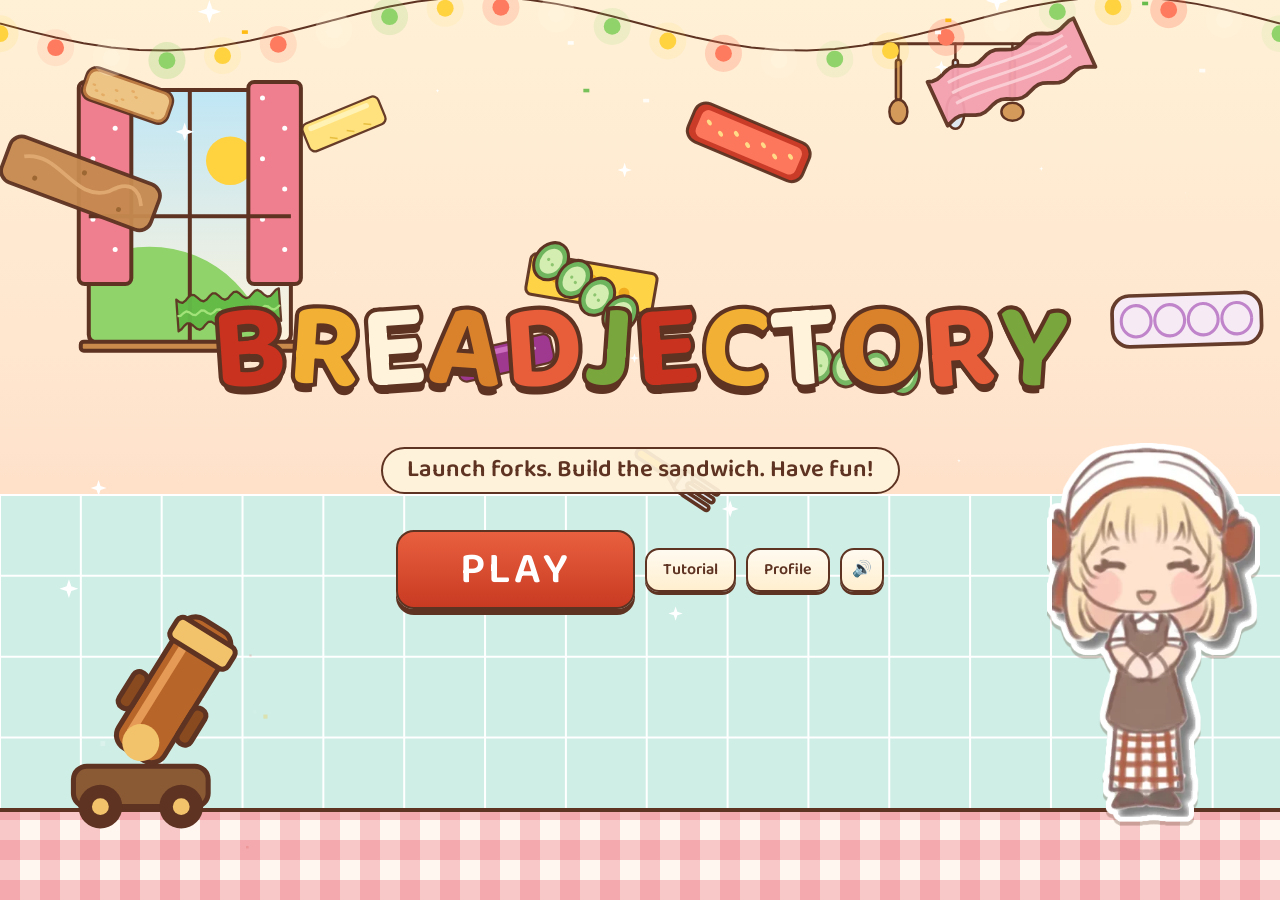
<file: index.html>
<!doctype html>
<html lang="en"><head><meta charset="utf-8">
<meta name="viewport" content="width=device-width,initial-scale=1,viewport-fit=cover">
<title>BREADJECTORY</title>
<link rel="preconnect" href="https://fonts.googleapis.com">
<link rel="stylesheet" href="https://fonts.googleapis.com/css2?family=DM+Mono:wght@400;500&family=Baloo+2:wght@500;600;700;800&family=Nunito:wght@600;700;800&display=swap">
<link rel="stylesheet" href="style.css">
</head>
<body>
<canvas id="wave" aria-hidden="true"></canvas><div id="fade" aria-hidden="true"></div>
<!-- 1. TITLE SCREEN -->
<div class="screen" id="titleScreen">
  <canvas id="intro" aria-hidden="true"></canvas>
  <div class="titlebox">
    <h1 class="brand" id="brand" aria-label="BREADJECTORY"></h1>
    <p class="tagline">Launch forks. Build the sandwich. Have fun!</p>
    <div class="actions" style="justify-content:center;align-items:center"><button class="btn btn-launch big" id="playBtn" type="button" style="flex:none">PLAY</button><button class="btn" id="tutBtn" type="button">Tutorial</button><button class="btn" id="profileBtn" type="button">Profile</button><button class="btn sfxBtn" type="button" aria-pressed="true">🔊</button></div>
  </div>
  <button class="sandy-hit" id="sandyHit" type="button" tabindex="-1" aria-label="Tap Sandy for a tip"></button>
</div>

<!-- 2. SETUP SCREEN -->
<div class="screen" id="setupScreen" hidden>
  <div class="sheet">
    <div class="hrow"><canvas class="mychar" id="setupChar" width="90" height="110" aria-hidden="true"></canvas><h2>Welcome! Ready to cook?</h2></div>
    <p class="hint" style="margin:0">After each round Sandy quizzes you. Right answers earn quiz points that unlock fancier sandwiches, from PB&amp;J up to the best one.</p>
    <div class="setgrid">
      <div class="field">
        <label class="label" for="nameInput">Your name (required)</label>
        <input id="nameInput" type="text" maxlength="14" autocomplete="nickname" placeholder="Up to 14 letters" required>
        <span class="errmsg" id="nameErr" hidden>Please type your name to start.</span>
      </div>
      <div class="modes" role="radiogroup" aria-label="Difficulty">
        <button class="mode" type="button" role="radio" aria-checked="false" data-mode="easy"><span class="m-name">Easy</span><span class="m-meta">3:00 · no decoys</span><span class="m-blurb">Friendly and slow.</span></button>
        <button class="mode" type="button" role="radio" aria-checked="true" data-mode="medium"><span class="m-name">Medium</span><span class="m-meta">2:00 · some decoys</span><span class="m-blurb">Extra ingredients to dodge.</span></button>
        <button class="mode" type="button" role="radio" aria-checked="false" data-mode="hard"><span class="m-name">Hard</span><span class="m-meta">1:00 · decoys + rotten</span><span class="m-blurb warn">⚠ Hit a rotten layer and you lose ALL lives!</span></button>
      </div>
      <label class="toggle"><input type="checkbox" id="hideArrow"><span>Hide the arrow<small>No yellow marker. Find the ingredient yourself.</small></span></label>
      <div class="actions">
        <button class="btn" id="howBtn" type="button">How to play</button>
        <button class="btn" id="lbBtn" type="button">Leaderboard</button>
        <button class="btn" id="profileBtn2" type="button">Profile</button>
        <button class="btn" id="setupBack" type="button">← Title</button>
        <button class="btn btn-primary" id="startBtn" type="button" style="margin-left:auto">PICK A SANDWICH</button>
      </div>
    </div>
  </div>
</div>

<!-- 2b. THE KITCHEN -->
<div class="screen" id="kitchenScreen" hidden>
  <canvas id="kitchenBg" aria-hidden="true"></canvas>
  <div class="kboard">
    <h2>Today's menu</h2>
    <p class="ksub">Pick a sandwich to cook! One of each ingredient builds it. Answer quiz questions after each round to unlock fancier sandwiches.</p>
    <div class="kprog" id="kProg"></div><p class="kstatus" id="kStatus" role="status"></p>
    <div class="cards" id="cards"></div>
    <div class="actions" style="justify-content:space-between">
      <button class="btn" id="kitchenBack" type="button">← Setup</button>
      <button class="btn btn-launch" id="cookBtn" type="button" style="flex:none;min-width:200px">COOK IT!</button>
    </div>
  </div>
</div>

<!-- 3. THE GAME -->
<div class="shell side" id="gameScreen" hidden>
  <main class="boardwrap">
    <div class="board" id="board">
      <canvas id="game" role="img" aria-label="BREADJECTORY: cannon, sandwich tower, hit-ingredient plate and the path of the fork. Drag the cannon barrel to aim, drag the tower plate to change distance."></canvas>
      <div class="hud" aria-label="Game status">
        <div class="card timer" id="timerCard"><div class="label">Time left</div><div class="time" id="timeText">2:00</div><div class="bar"><i id="timeBar"></i></div></div>
        <div class="card stats">
          <div class="stat"><div class="label">Score</div><div class="val" id="scoreText">0</div></div>
          <div class="stat"><div class="label">Combo</div><div class="val" id="comboText">0</div><div class="sub" id="comboSub">&nbsp;</div></div>
          <div class="stat"><div class="label">Lives</div><div class="hearts" id="hearts" aria-label="Lives left"></div><div class="sub" id="wrongSub">&nbsp;</div></div>
        </div>
        <div class="card order" id="orderCard">
          <canvas id="orderIcon" width="240" height="90" aria-hidden="true"></canvas>
          <div class="otext"><div class="label">Fetch this</div><div class="name" id="orderName">Pick a mode</div><div class="pips" id="pips" aria-hidden="true"></div></div>
        </div>
      </div>
      <div class="feedback" id="feedback" role="status" aria-live="polite"></div>
      <aside class="drawer" id="labDrawer" aria-label="Physics lab" hidden>
        <div class="lab-head"><h2>Physics lab</h2><span>m = 2 kg · s = 2 m · g = 9.8 m/s²</span></div>
        <div class="lab" id="lab">
          <div class="rd"><small>Acceleration</small><b id="rdA">0</b><em id="rdAf">a = F ÷ m</em></div>
          <div class="rd"><small>Launch speed</small><b id="rdV">0</b><em id="rdVf">v = √(2·a·s)</em></div>
          <div class="rd"><small>Sideways speed</small><b id="rdVx">0</b><em id="rdVxf">vₓ = v·cos θ</em></div>
          <div class="rd"><small>Upward speed</small><b id="rdVy">0</b><em id="rdVyf">v_y = v·sin θ</em></div>
          <div class="rd"><small>Time to tower</small><b id="rdT">0</b><em id="rdTf">t = d ÷ vₓ</em></div>
          <div class="rd"><small>Last flight time</small><b id="rdLast">none yet</b><em id="rdLastf">from launch to impact</em></div>
        </div>
      </aside>

      <div class="overlay" id="pausedSheet" hidden>
        <div class="sheet">
          <h2>Paused</h2><p>The clock is stopped. Take your time.</p>
          <div class="actions"><button class="btn btn-primary" id="resumeBtn" type="button">Resume</button><button class="btn" id="pausedKitchen" type="button">Change sandwich</button><button class="btn" id="pausedSetup" type="button">Change mode</button><button class="btn" id="pausedTitle" type="button">Title screen</button></div>
        </div>
      </div>
      <div class="overlay" id="end" hidden>
        <div class="sheet">
          <div class="hrow"><canvas class="mychar" id="endChar" width="90" height="110" aria-hidden="true"></canvas><div><h2 id="endTitle">Sandwich complete!</h2><p id="endText"></p></div></div>
          <div class="endgrid" id="endGrid"></div>
          <p class="hint" id="endLb" style="margin:0"></p>
          <p class="hint" id="endQuizNote" style="margin:0"></p>
          <div class="actions">
            <button class="btn btn-primary" id="againBtn" type="button">Play again</button>
            <button class="btn" id="endKitchenBtn" type="button">Change sandwich</button>
            <button class="btn" id="changeBtn" type="button">Change mode</button>
            <button class="btn" id="endLbBtn" type="button">Leaderboard</button>
            <button class="btn" id="endTitleBtn" type="button">Title</button>
          </div>
        </div>
      </div>
    </div>
  </main>

  <section class="card panel" id="panel" aria-label="Cannon controls">
    <div class="tools">
      <button class="btn" id="pauseBtn" type="button" disabled>Pause</button>
      <button class="btn" id="menuBtn" type="button">Menu</button>
      <button class="btn" id="labBtn" type="button" aria-expanded="false">Lab</button>
      <button class="btn" id="previewBtn" type="button">Preview: Full</button>
      <button class="btn sfxBtn" type="button" aria-pressed="true">🔊</button>
    </div>
    <button class="btn tune" id="tuneBtn" type="button" aria-expanded="false">Fine tune ▾</button>
    <div class="controls" id="controls"></div>
    <button class="btn btn-launch" id="launchBtn" type="button" disabled>LAUNCH</button>
  </section>

  <div id="rotate" hidden>
    <div class="sheet">
      <svg viewBox="0 0 64 64" aria-hidden="true"><rect x="20" y="6" width="24" height="52" rx="6" fill="#fff" stroke="#5e3322" stroke-width="3"/><circle cx="32" cy="51" r="2.5" fill="#5e3322"/></svg>
      <h2>Rotate your phone</h2><p>BREADJECTORY is roomier sideways.</p>
      <button class="btn" id="rotateOk" type="button">Play anyway</button>
    </div>
  </div>
</div>

<!-- HOW TO PLAY -->
<div class="screen modal" id="howScreen" hidden>
  <div class="sheet">
    <h2>How to play</h2>
    <div class="how-body">
      <p><b>Goal:</b> pick a sandwich in the kitchen, then collect <b>one of each ingredient</b> on its recipe (the checklist at the top right). Drag the cannon barrel to aim, drag the tower's plate to change the distance (the sliders fine-tune both), then press Launch.</p>
      <ul>
        <li>Force pushes the fork along a barrel of length <code>s = 2 m</code>. Mass is <code>m = 2 kg</code>, so <code>a = F ÷ m</code> and <code>v = √(2·a·s)</code>.</li>
        <li>Sideways the fork moves at a steady speed: <code>x = v·cos θ · t</code>. Up and down gravity pulls it: <code>y = v·sin θ · t − ½·g·t²</code>, with <code>g = 9.8 m/s²</code>.</li>
        <li>Force, acceleration and velocity are linked. Change one and the other two follow.</li>
      </ul>
      <ul>
        <li>Hit a fresh layer of an ingredient you still need: +100 points and +2 seconds. It flies to your plate on the right.</li>
        <li>Hitting an ingredient you already have, or one that is not in the recipe, costs a life. So does a miss.</li>
        <li>Complete the sandwich for a finish bonus: points for every second and every life you have left.</li>
        <li>Three right layers in a row: +30 bonus on each one after that. Three wrong layers knock the tower over.</li>
        <li>The stack never ends: a new random layer drops in after every hit. Medium and Hard add decoys from other recipes.</li>
        <li>Hard mode: some layers are rotten (green spots and buzzing flies). Hit one and you lose ALL your lives at once.</li>
        <li>Quiz: after every round Sandy asks questions about your own shots. You can skip a question and look at it in the summary afterwards. Right answers earn quiz points, and more points unlock new sandwiches, from the simplest to the best.</li>
        <li>Profile: pick a hat, hair, outfit, skin tone and accessory for the character next to the cannon. The Tutorial button on the title screen teaches the basics in a safe sandbox.</li>
        <li>Hide the arrow: no marker shows where the ticket's ingredient is. Those scores get a no-hint badge.</li>
      </ul>
    </div>
    <div class="actions"><button class="btn btn-primary" data-close="howScreen" type="button">Got it</button></div>
  </div>
</div>

<!-- LEADERBOARD -->
<div class="screen modal" id="lbScreen" hidden>
  <div class="sheet" style="width:100%;max-width:620px">
    <h2>Leaderboard</h2>
    <div class="tabs" role="tablist">
      <button class="lbtab" role="tab" data-mode="easy" aria-selected="false" type="button">Easy</button>
      <button class="lbtab" role="tab" data-mode="medium" aria-selected="true" type="button">Medium</button>
      <button class="lbtab" role="tab" data-mode="hard" aria-selected="false" type="button">Hard</button>
    </div>
    <div class="chips" id="lbChips"></div>
    <div id="lbBody"></div>
    <div class="lbnote" id="lbNote"></div>
    <div class="actions"><button class="btn btn-primary" data-close="lbScreen" type="button">Close</button></div>
  </div>
</div>

<!-- QUIZ WITH SANDY -->
<div class="screen modal" id="quizScreen" role="dialog" aria-modal="true" aria-labelledby="qTitle" hidden>
  <div class="sheet qsheet">
    <div class="qhead"><h2 id="qTitle">Quiz with <span class="qname">Sandy</span></h2><span class="label" id="qProg"></span><span class="newbest" id="qStars"></span><button class="btn sfxBtn" type="button" aria-pressed="true">🔊</button></div>
    <div class="qwrap">
      <div class="qsandy"><canvas id="qSandy" width="260" height="300" aria-hidden="true"></canvas></div>
      <div class="qmain">
        <p class="qsay" id="qSay" aria-live="polite"></p>
        <div id="qBody">
          <p class="qtext" id="qText" tabindex="-1"></p>
          <div class="qopts" id="qOpts" role="group" aria-label="Answer choices"></div>
          <div class="qnum" id="qNumRow" hidden><input id="qNum" type="text" inputmode="decimal" autocomplete="off" aria-label="Your answer"><span id="qUnit"></span><button class="btn btn-primary" id="qCheck" type="button">Check</button></div>
          <ul class="qhints" id="qHints" aria-label="Hints"></ul>
          <p class="qstatus" id="qStatus" role="status"></p>
          <div class="qexp" id="qExp" hidden></div>
          <div class="actions"><button class="btn" id="qHint" type="button">Hint</button><button class="btn" id="qSkipQ" type="button">Skip question</button><button class="btn btn-primary" id="qNext" type="button" hidden>Next question</button></div>
        </div>
        <div id="qRecap" hidden></div>
      </div>
    </div>
  </div>
</div>

<!-- PROFILE -->
<div class="screen modal" id="profileScreen" hidden>
  <div class="sheet" style="max-width:640px">
    <h2>Profile</h2>
    <div class="pf">
      <canvas id="pfCanvas" width="180" height="220" aria-label="Character preview"></canvas>
      <div class="pf-side"><div class="tabs" id="pfTabs" role="tablist"></div><div class="pf-grid" id="pfGrid"></div></div>
    </div>
    <div class="actions"><button class="btn" id="pfRandom" type="button">Surprise me</button><button class="btn" id="pfPose" type="button">Try a pose</button><button class="btn btn-primary" data-close="profileScreen" type="button" style="margin-left:auto">Done</button></div>
  </div>
</div>

<!-- TUTORIAL -->
<div class="screen modal" id="tutAsk" hidden>
  <div class="sheet" style="max-width:420px"><h2>New here?</h2><p id="tutAskText"></p>
    <div class="actions"><button class="btn btn-primary" id="tutAskYes" type="button">Start tutorial</button><button class="btn" id="tutAskNo" type="button">Skip tutorial</button></div></div>
</div>
<div id="tutorial" hidden>
  <div id="tutSpot"></div>
  <div id="tutBubble" role="dialog" aria-live="polite" aria-label="Tutorial">
    <canvas id="tutChef" width="260" height="300" aria-hidden="true"></canvas>
    <div><div class="label" id="tutStep"></div><p id="tutSay"></p>
      <div class="actions"><button class="btn btn-primary" id="tutNext" type="button">Next</button><button class="btn" id="tutSkip" type="button">Skip tutorial</button></div></div>
  </div>
</div>

<script src="script.js"></script>
</body></html>
</file>
<file: style.css>
/* Layout concept: a sticker-style game board on meter-ruled graph paper.
   HUD row on top (timer left, order right), the stage in the middle,
   a physics lab strip and the controls underneath. */
:root{
  --paper:#fff3dc; --grid:#ecd3ab; --ink:#5e3322; --ink-soft:#7a5a44;
  --mustard:#f2b134; --tomato:#c8321f; --leaf:#4a7c3a; --card:#ffffff;
  --ok-bg:#e8f1cf; --bad-bg:#ffe0d2;
  --display:'Baloo 2','Trebuchet MS',system-ui,sans-serif;
  --body:'Nunito','Segoe UI',system-ui,sans-serif;
  --mono:'DM Mono',ui-monospace,Menlo,Consolas,monospace;
  color-scheme:light;
}
*{box-sizing:border-box}
body{
  background-color:var(--paper);
  background-image:linear-gradient(var(--grid) 1px,transparent 1px),linear-gradient(90deg,var(--grid) 1px,transparent 1px);
  background-size:28px 28px;
  color:var(--ink);
  font:600 15px/1.45 var(--body);
  padding-inline:16px;
  padding-block:16px 40px;
}
.app{max-width:1100px;margin:0 auto;display:flex;flex-direction:column;gap:14px}
button,input{font-family:inherit}

/* header */
.top{display:flex;align-items:center;justify-content:space-between;gap:10px;flex-wrap:wrap}
.logo{font:700 clamp(24px,5vw,36px)/1 var(--display);margin:0;letter-spacing:.01em;display:flex;align-items:center;flex-wrap:wrap;gap:8px}
.logo span{display:inline-block;background:var(--mustard);padding:3px 10px 5px;border:2.5px solid var(--ink);border-radius:10px;transform:rotate(-2deg);font-size:.55em;letter-spacing:.03em}
.top-actions{display:flex;gap:8px}

/* buttons */
.btn{font:600 16px/1 var(--display);color:var(--ink);background:#fff;border:2.5px solid var(--ink);border-radius:12px;box-shadow:0 3px 0 var(--ink);padding:10px 16px;min-height:44px;cursor:pointer;transition:transform .08s,box-shadow .08s,background .15s}
.btn:hover{background:#fff4cf}
.btn:active{transform:translateY(3px);box-shadow:0 0 0 var(--ink)}
.btn:focus-visible,input:focus-visible,.mode:focus-visible,summary:focus-visible{outline:3px solid var(--tomato);outline-offset:2px}
.btn:disabled{opacity:.45;cursor:not-allowed;transform:none;box-shadow:0 3px 0 var(--ink)}
.btn-primary{background:var(--mustard)}
.btn-primary:hover{background:#ffc83a}
.btn-launch{background:var(--tomato);color:#fff;font-size:24px;min-height:64px;flex:1;letter-spacing:.08em}
.btn-launch:hover{background:#f0573f}
.card{background:var(--card);border:2.5px solid var(--ink);border-radius:16px;box-shadow:0 4px 0 var(--ink)}
.label{font:600 11px/1.2 var(--display);letter-spacing:.14em;text-transform:uppercase;color:var(--ink-soft)}

/* HUD */
.hud{display:grid;grid-template-columns:210px minmax(0,1fr) 310px;grid-template-areas:"timer stats order";gap:12px}
.timer{grid-area:timer;padding:10px 14px}
.stats{grid-area:stats;padding:10px 14px;display:grid;grid-template-columns:repeat(3,1fr);gap:8px;align-items:center}
.order{grid-area:order;padding:10px 14px;display:flex;align-items:center;gap:12px}
.time{font:500 clamp(34px,6vw,46px)/1.05 var(--mono);font-variant-numeric:tabular-nums;transition:color .2s}
.bar{height:8px;border-radius:5px;background:var(--grid);overflow:hidden;margin-top:8px}
.bar i{display:block;height:100%;width:100%;background:var(--leaf);transition:width .25s linear,background .2s}
.timer.low .time{color:var(--tomato)}
.timer.low .bar i{background:var(--tomato)}
.timer.bonus .time{color:var(--leaf)}
.stat .val{font:600 clamp(24px,4vw,32px)/1.1 var(--display);font-variant-numeric:tabular-nums}
.stat .sub{font:600 12px/1.2 var(--body);color:var(--ink-soft);min-height:1.2em}
.hearts{display:flex;gap:4px;padding-top:4px}
.hearts svg{width:26px;height:24px;display:block}
.order canvas{width:104px;height:auto;max-width:40%;flex:none}
.otext{min-width:0}
.otext .name{font:600 22px/1.15 var(--display)}
.otext .name.rot{color:var(--tomato)}
.pips{display:flex;gap:5px;margin-top:6px;flex-wrap:wrap}
.pips i{width:11px;height:11px;border-radius:50%;border:2px solid var(--ink);background:#fff}
.pips i.done{background:var(--leaf)}
.pips i.now{background:var(--mustard)}

/* stage */
.stage{position:relative;overflow:hidden;border-radius:18px;background:#fff3dc}
.stage canvas{display:block;width:100%;height:auto;aspect-ratio:16/9;max-width:100%}
.overlay{position:absolute;inset:0;display:flex;align-items:center;justify-content:center;background:rgba(23,38,59,.55);padding:16px;overflow:auto;z-index:5}
.sheet{background:#fff;border:2.5px solid var(--ink);border-radius:18px;box-shadow:0 6px 0 var(--ink);padding:20px;max-width:640px;width:100%;margin:auto;display:flex;flex-direction:column;gap:14px}
.sheet h2{font:700 clamp(24px,4vw,32px)/1.1 var(--display);margin:0;text-wrap:balance}
.sheet p{margin:0;max-width:65ch}
.modes{display:grid;grid-template-columns:repeat(auto-fit,minmax(160px,1fr));gap:10px}
.mode{text-align:left;font:inherit;color:var(--ink);background:#fff;border:2.5px solid var(--ink);border-radius:14px;padding:12px;cursor:pointer;display:flex;flex-direction:column;gap:4px;transition:background .15s,transform .1s}
.mode:hover{background:#fff8e0}
.mode[aria-checked="true"]{background:#fff0bd;box-shadow:0 4px 0 var(--ink);transform:translateY(-2px)}
.mode .m-name{font:700 20px/1.1 var(--display)}
.mode .m-meta{font:500 13px/1.3 var(--mono)}
.mode .m-blurb{font-size:13px;color:var(--ink-soft);font-weight:600}
.how{border:2px solid var(--ink);border-radius:12px;padding:0 14px;background:#fff9ee}
.how summary{cursor:pointer;font:600 16px/1 var(--display);padding:12px 0;list-style-position:inside}
.how-body{display:flex;flex-direction:column;gap:8px;padding-bottom:14px}
.how-body ul{margin:0;padding-left:20px;display:flex;flex-direction:column;gap:4px}
.how-body code{font:500 13px var(--mono);background:#fff;border:1.5px solid var(--grid);border-radius:6px;padding:1px 5px}
.actions{display:flex;gap:10px;flex-wrap:wrap}
.endgrid{display:grid;grid-template-columns:repeat(auto-fit,minmax(120px,1fr));gap:10px}
.endgrid div{border:2px solid var(--ink);border-radius:12px;padding:8px 12px;background:#fff9ee}
.endgrid b{display:block;font:600 26px/1.15 var(--display);font-variant-numeric:tabular-nums}
.newbest{display:inline-block;background:var(--mustard);border:2px solid var(--ink);border-radius:8px;padding:0 8px;font:600 13px/1.6 var(--display);margin-left:8px;vertical-align:middle}

/* feedback */
.feedback{min-height:4.4em;display:flex;align-items:center;gap:12px;padding:10px 16px;border-radius:14px;border:2.5px solid var(--ink);background:#fff;box-shadow:0 3px 0 var(--ink)}
.feedback.ok{background:var(--ok-bg)}
.feedback.bad{background:var(--bad-bg)}
.feedback b{font:600 18px/1.2 var(--display);flex:none}
.feedback span{min-width:0}

/* physics lab */
.lab-head{display:flex;justify-content:space-between;align-items:baseline;gap:8px;flex-wrap:wrap;margin-bottom:8px}
.lab-head h2{font:600 18px/1.2 var(--display);margin:0}
.lab-head span{font:500 12px var(--mono);color:var(--ink-soft)}
.lab{display:grid;grid-template-columns:repeat(auto-fit,minmax(150px,1fr));gap:8px}
.rd{padding:8px 10px;border:2px solid var(--ink);border-radius:12px;background:#fff;min-width:0}
.rd small{display:block;font:600 10.5px/1.2 var(--display);letter-spacing:.1em;text-transform:uppercase;color:var(--ink-soft)}
.rd b{display:block;font:500 19px/1.3 var(--mono);font-variant-numeric:tabular-nums}
.rd em{display:block;font:500 11px/1.3 var(--mono);color:var(--ink-soft);font-style:normal;overflow-wrap:anywhere}

/* controls */
.panel{padding:14px}
.controls{display:grid;grid-template-columns:repeat(auto-fit,minmax(250px,1fr));gap:14px 22px;margin-bottom:16px}
.ctl .head{display:flex;justify-content:space-between;align-items:baseline;margin-bottom:4px}
.ctl label{font:600 16px/1.2 var(--display)}
.ctl .v{font:500 17px var(--mono);font-variant-numeric:tabular-nums}
.ctl .row{display:grid;grid-template-columns:44px minmax(0,1fr) 44px;gap:8px;align-items:center}
.step{padding:0;min-width:44px;font-size:24px;line-height:1}
input[type=range]{-webkit-appearance:none;appearance:none;width:100%;height:14px;border-radius:8px;border:2px solid var(--ink);background:linear-gradient(90deg,var(--mustard) var(--p,50%),#fff var(--p,50%));margin:0;min-width:0;cursor:pointer}
input[type=range]::-webkit-slider-thumb{-webkit-appearance:none;width:28px;height:28px;border-radius:50%;background:var(--tomato);border:3px solid var(--ink)}
input[type=range]::-moz-range-thumb{width:20px;height:20px;border-radius:50%;background:var(--tomato);border:3px solid var(--ink)}
input[type=range]:disabled{opacity:.5;cursor:not-allowed}
.launch-row{display:flex;gap:10px;flex-wrap:wrap}
.launch-row .btn-launch{min-width:200px}
.hint{font:600 12.5px/1.4 var(--body);color:var(--ink-soft);margin-top:10px}

@media (max-width:860px){
  .hud{grid-template-columns:minmax(0,1fr) minmax(0,1.3fr);grid-template-areas:"timer order" "stats stats"}
  .order canvas{max-width:34%}
  .overlay{position:fixed;z-index:50;padding-block:calc(16px + env(safe-area-inset-top,0px)) calc(16px + env(safe-area-inset-bottom,0px))}
}
@media (max-width:480px){
  .otext .name{font-size:18px}
  .feedback{flex-direction:column;align-items:flex-start;gap:2px}
}
@media (prefers-reduced-motion:reduce){
  *{transition:none!important;animation:none!important}
}
/* ===== BREADJECTORY v2: full-screen layout, screens, HUD overlay ===== */
html,body{height:100%;margin:0;padding:0;overflow:hidden;overscroll-behavior:none}
body{background:var(--paper);padding:0;touch-action:manipulation}
.btn.big{font-size:clamp(26px,5vw,44px);padding:.35em 1.4em;min-height:0;border-radius:18px;box-shadow:0 6px 0 var(--ink)}
.btn.big:active{transform:translateY(6px);box-shadow:0 0 0 var(--ink)}

/* ---- game shell: board + controls, picked by layout() ---- */
.shell{position:fixed;inset:0;height:100dvh;display:flex;gap:8px;overflow:hidden;
  padding:max(6px,env(safe-area-inset-top)) max(6px,env(safe-area-inset-right)) max(6px,env(safe-area-inset-bottom)) max(6px,env(safe-area-inset-left));
  background-color:var(--paper);background-image:linear-gradient(var(--grid) 1px,transparent 1px),linear-gradient(90deg,var(--grid) 1px,transparent 1px);background-size:28px 28px}
.shell.side{flex-direction:row}.shell.bottom{flex-direction:column}
.boardwrap{flex:1;min-width:0;min-height:0;display:flex;align-items:center;justify-content:center}
.board{position:relative;overflow:hidden;border-radius:14px;box-shadow:0 0 0 2.5px var(--ink),0 4px 0 2.5px var(--ink);background:#fff3dc;font-size:clamp(9px,calc(var(--u,1)*13px),16px);width:800px;height:386px}
.board canvas#game{display:block;width:100%;height:100%;touch-action:none;-webkit-user-select:none;user-select:none}

/* HUD floats on top of the game area */
.hud{position:absolute;left:.5em;right:.5em;top:.5em;display:flex;justify-content:space-between;align-items:flex-start;gap:.5em;pointer-events:none;z-index:3}
.hud .card{box-shadow:0 .2em 0 var(--ink);border-width:2px;border-radius:.9em;background:rgba(255,255,255,.93)}
.hud .timer{padding:.45em .8em;min-width:9em}
.hud .time{font-size:2.5em;line-height:1.05}
.hud .label{font-size:.78em}
.hud .bar{height:.55em;margin-top:.3em}
.hud .stats{padding:.4em .9em;gap:1em;display:flex;align-items:flex-start}
.hud .stat .val{font-size:1.8em}
.hud .stat .sub{font-size:.75em;min-height:0}
.hud .hearts{padding-top:.2em;gap:.2em}.hud .hearts svg{width:1.8em;height:1.6em}
.hud .order{padding:.4em .8em;gap:.7em;min-width:13em}
.hud .order canvas{width:5.5em;max-width:none}
.hud .otext .name{font-size:1.5em}
.hud .pips{margin-top:.3em;gap:.3em}.hud .pips i{width:.9em;height:.9em}

/* feedback toast + physics lab drawer */
.board .feedback{position:absolute;left:.5em;top:7.4em;z-index:4;max-width:min(49%,40em);min-height:0;padding:.5em .9em;font-size:1em;border-radius:.9em;box-shadow:0 .2em 0 var(--ink);opacity:0;transition:opacity .25s;pointer-events:none;gap:.7em}
.board .feedback.show{opacity:1}
.board .feedback b{font-size:1.25em}
.drawer{position:absolute;right:.5em;top:7.4em;z-index:4;width:min(25em,48%);padding:.6em;background:rgba(255,255,255,.96);border:2px solid var(--ink);border-radius:.9em;box-shadow:0 .2em 0 var(--ink)}
.drawer .lab-head{margin-bottom:.4em}.drawer .lab-head h2{font-size:1.2em}.drawer .lab-head span{font-size:.8em}
.drawer .lab{grid-template-columns:1fr 1fr;gap:.4em}
.drawer .rd{padding:.35em .5em;border-radius:.7em}
.drawer .rd small{font-size:.72em}.drawer .rd b{font-size:1.3em}.drawer .rd em{font-size:.75em}

/* overlays live inside the board now */
.board .overlay{position:absolute;inset:0;z-index:6;padding:1em}
.board .sheet{padding:1.2em;gap:.8em;max-width:34em;font-size:1em}
.board .sheet h2{font-size:2em}

/* controls: side panel or bottom bar */
.panel{display:grid;gap:8px;padding:8px;align-content:start;min-width:0;--pw:250px}
.shell.side .panel{width:var(--pw);grid-template-columns:1fr;overflow:auto}
.shell.bottom .panel{grid-template-columns:minmax(0,1fr) auto;grid-template-areas:"tools tools" "controls launch"}
.shell.bottom .tools{grid-area:tools}.shell.bottom .controls{grid-area:controls}.shell.bottom .btn-launch{grid-area:launch}
.tools{display:grid;grid-template-columns:repeat(5,auto);gap:6px;justify-content:start}
.shell.side .tools{grid-template-columns:repeat(2,minmax(0,1fr))}
.tools .btn{min-height:34px;padding:6px 10px;font-size:14px;border-radius:10px;box-shadow:0 2px 0 var(--ink);white-space:nowrap}
.panel .controls{margin:0;gap:6px 16px;grid-template-columns:1fr}
.shell.bottom .panel .controls{grid-template-columns:repeat(auto-fit,minmax(190px,1fr))}
.panel .ctl .head{margin-bottom:0}.panel .ctl label{font-size:14px}.panel .ctl .v{font-size:14px}
.panel .ctl .row{grid-template-columns:30px minmax(0,1fr) 30px;gap:6px}
.panel .step{min-width:30px;min-height:30px;height:30px;font-size:20px;padding:0;border-radius:8px;box-shadow:0 2px 0 var(--ink)}
.panel input[type=range]{height:12px}
.panel .btn-launch{min-height:56px;font-size:24px;min-width:140px;align-self:stretch}
.tune{display:none}
/* compact (small phones / short screens): sliders become a pop-over */
.shell.compact .tune{display:block;min-height:34px;padding:6px 10px;font-size:14px}
.shell.compact .controls{display:none}
.shell.compact.tuneopen .controls{display:grid;position:fixed;z-index:30;top:8px;max-height:calc(100dvh - 16px);overflow:auto;width:min(300px,70vw);padding:10px;background:#fff;border:2.5px solid var(--ink);border-radius:14px;box-shadow:0 4px 0 var(--ink)}
.shell.compact.side.tuneopen .controls{right:calc(var(--pw) + 14px)}
.shell.compact.bottom.tuneopen .controls{right:8px;top:auto;bottom:calc(var(--ph,100px) + 14px)}
.shell.compact.side .panel{--pw:176px}
.shell.compact.side .tools{grid-template-columns:repeat(2,minmax(0,1fr))}
.tools .btn{min-width:0;overflow:hidden;text-overflow:ellipsis}
.shell.side #previewBtn{grid-column:1/-1}
.shell.compact.side .tools .btn,.shell.compact.side .tune{padding:5px 6px;font-size:13px}
.shell.compact.side .panel .btn-launch{min-width:0;font-size:20px;min-height:52px}
.shell.compact.bottom .tools .btn{padding:5px 8px;font-size:13px}

/* rotate hint */
#rotate{position:fixed;inset:0;z-index:35;display:flex;align-items:center;justify-content:center;background:rgba(23,38,59,.72);padding:20px}
#rotate .sheet{text-align:center;align-items:center;max-width:320px}
#rotate svg{width:90px;height:90px;animation:tilt 2.4s ease-in-out infinite}
@keyframes tilt{0%,30%{transform:rotate(0)}60%,100%{transform:rotate(-90deg)}}

/* ---- full-screen screens ---- */
.screen{position:fixed;inset:0;z-index:40;display:flex;align-items:center;justify-content:center;
  padding:max(10px,env(safe-area-inset-top)) max(10px,env(safe-area-inset-right)) max(10px,env(safe-area-inset-bottom)) max(10px,env(safe-area-inset-left))}
.screen.modal{z-index:60;background:rgba(23,38,59,.62)}
.screen .sheet{max-height:100%;overflow:auto}
#titleScreen{background:#2b2a63;padding:0;flex-direction:column;overflow:hidden}
#intro{position:absolute;inset:0;width:100%;height:100%;display:block}
.titlebox{position:relative;z-index:2;display:flex;flex-direction:column;align-items:center;gap:clamp(14px,4vh,40px);text-align:center;padding:12px}
.brand{display:flex;margin:0;font:700 clamp(34px,9.4vw,140px)/1 var(--display);letter-spacing:.01em}
.brand span{display:inline-block;color:var(--c);-webkit-text-stroke:.07em var(--ink);paint-order:stroke fill;text-shadow:0 .07em 0 var(--ink);transform:rotate(var(--r));animation:bob 1.7s ease-in-out infinite;animation-delay:calc(var(--i) * -.14s)}
@keyframes bob{0%,100%{transform:translateY(0) rotate(var(--r))}50%{transform:translateY(-.14em) rotate(calc(var(--r) * -1))}}
.tagline{margin:0;font:600 clamp(14px,2.4vw,24px)/1.2 var(--display);color:var(--ink);background:rgba(255,255,255,.8);border:2.5px solid var(--ink);border-radius:999px;padding:.3em 1em}
#playBtn{animation:pulse 1.4s ease-in-out infinite}
@keyframes pulse{0%,100%{transform:scale(1)}50%{transform:scale(1.07)}}
#setupScreen{background:var(--paper) linear-gradient(var(--grid) 1px,transparent 1px) 0 0/28px 28px}
#setupScreen .sheet{max-width:720px}
.field{display:flex;flex-direction:column;gap:6px}
.field input{font:700 22px/1.2 var(--display);padding:10px 14px;border:2.5px solid var(--ink);border-radius:12px;background:#fff;color:var(--ink);min-width:0;width:100%}
.field input.err{border-color:var(--tomato);background:var(--bad-bg)}
.field .errmsg{color:var(--tomato);font-weight:800;font-size:13px}
.setgrid{display:grid;gap:14px}
@media (min-width:640px) and (min-height:520px){.setgrid.two{grid-template-columns:1fr}}
.tabs{display:flex;gap:6px}
.tabs button{flex:1;font:600 16px/1 var(--display);padding:10px 6px;border:2.5px solid var(--ink);border-radius:12px;background:#fff;color:var(--ink);cursor:pointer}
.tabs button[aria-selected="true"]{background:var(--mustard);box-shadow:0 3px 0 var(--ink)}
table.lb{width:100%;border-collapse:collapse;font:600 14px/1.3 var(--body)}
table.lb th{font:600 11px var(--display);letter-spacing:.1em;text-transform:uppercase;color:var(--ink-soft);text-align:left;padding:4px 6px}
table.lb td{padding:6px;border-top:1.5px solid var(--grid);font-variant-numeric:tabular-nums}
table.lb td.n{font-family:var(--display);font-size:16px}
table.lb tr.me td{background:#fff0bd;font-weight:800}
.lbnote{font:700 13px/1.4 var(--body);background:#f5fafc;border:2px dashed var(--ink-soft);border-radius:10px;padding:8px 10px}
.empty{text-align:center;color:var(--ink-soft);padding:14px}
@media (max-height:520px){.sheet{padding:12px;gap:8px}.sheet h2{font-size:22px}.mode{padding:8px}.modes{gap:6px}}
@media (prefers-reduced-motion:reduce){.brand span,#playBtn,#rotate svg{animation:none!important}}

#wave{position:fixed;inset:0;width:100%;height:100%;z-index:100;pointer-events:none;display:none}
#wave.go{display:block;pointer-events:auto}
#fade{position:fixed;inset:0;z-index:100;background:#ffb703;opacity:0;pointer-events:none;transition:opacity .2s}
#fade.go{pointer-events:auto}
.toggle{display:flex;align-items:center;gap:10px;font:700 16px/1.2 var(--display);cursor:pointer;padding:8px 12px;border:2.5px solid var(--ink);border-radius:12px;background:#fff}
.toggle input{width:22px;height:22px;accent-color:var(--tomato);flex:none}
.toggle small{display:block;font:600 12px var(--body);color:var(--ink-soft)}
.nh{font:700 10px var(--display);background:var(--ink);color:#fff;border-radius:6px;padding:1px 5px;margin-left:4px;vertical-align:middle;white-space:nowrap}

.m-blurb.warn{color:var(--tomato);font-weight:800}

/* ===== Kitchen screen, recipe cards, ingredient pips ===== */
#titleScreen{background:#2b2a63}
.brand span{-webkit-text-stroke:.07em var(--ink)}
.tagline{background:rgba(255,243,220,.92)}
.hud .pips{display:flex;flex-wrap:wrap;gap:.15em;margin-top:.3em}
.hud .pips canvas.ri{width:2.5em;height:auto}
.hud .pips canvas.ri.got{opacity:.55}
.hud .order{max-width:21em}
.chips{display:flex;flex-wrap:wrap;gap:6px}
.chip{font:600 13px/1 var(--display);padding:7px 10px;border:2px solid var(--ink);border-radius:999px;background:#fff;color:var(--ink);cursor:pointer}
.chip[aria-pressed="true"]{background:var(--mustard);box-shadow:0 2px 0 var(--ink)}
/* kitchen */
#kitchenScreen{padding:max(10px,env(safe-area-inset-top)) 10px 10px;background:#ffe3b8}
#kitchenBg{position:absolute;inset:0;width:100%;height:100%;display:block}
.kboard{position:relative;z-index:2;width:min(1000px,100%);max-height:100%;display:flex;flex-direction:column;gap:10px;padding:14px 16px;margin-top:2vh;background:#34483a;color:#fff3dc;border:7px solid #8a5a34;border-radius:18px;box-shadow:0 8px 0 rgba(59,32,22,.55)}
.kboard h2{margin:0;font:700 clamp(22px,4vw,34px)/1.1 var(--display);text-align:center;color:#ffe9b0}
.ksub{margin:0;text-align:center;font:600 14px/1.3 var(--body);color:#e7d8b8}
.cards{display:grid;grid-template-columns:repeat(5,minmax(0,1fr));gap:10px}
.rcard{position:relative;display:flex;flex-direction:column;align-items:center;gap:4px;padding:8px 6px 10px;background:#fff3dc;color:var(--ink);border:3px solid var(--ink);border-radius:14px;cursor:pointer;font:600 14px/1.15 var(--display);text-align:center;transition:transform .12s,box-shadow .12s}
.rcard:hover{transform:translateY(-3px) rotate(-1deg)}
.rcard:active{transform:scale(.97)}
.rcard.sel{background:#ffe08a;transform:translateY(-6px);box-shadow:0 6px 0 var(--ink)}
.rcard.sel::after{content:'✓';position:absolute;top:-12px;right:-9px;width:28px;height:28px;border-radius:50%;background:var(--leaf);color:#fff;display:grid;place-items:center;border:2.5px solid var(--ink);font:700 16px var(--display)}
.rc-pic{width:100%;height:auto;aspect-ratio:240/170}
.rc-ings{display:flex;flex-wrap:wrap;justify-content:center}
.rc-ings canvas{width:36px;height:16px}
@media (max-width:620px){.cards{grid-template-columns:repeat(3,minmax(0,1fr))}}
@media (max-height:520px){.rc-ings,.ksub{display:none}.kboard{gap:6px;padding:8px 10px;margin-top:0}.rc-pic{max-height:64px;width:auto;margin:0 auto}.rcard{padding:5px 4px 7px;font-size:12px}}
@media (prefers-reduced-motion:reduce){.rcard,.rcard:hover{transition:none}}

/* ===== Cozy home-kitchen look ===== */
:root{--paper:#fff4e0;--grid:#f6d9b8;--mustard:#f7c04a;--tomato:#e0503a;--leaf:#6bb04f}
.card,.sheet{background-color:#fffdf2;background-image:repeating-linear-gradient(0deg,transparent 0 23px,rgba(212,69,44,.07) 23px 24px)}
.sheet::before{content:'';flex:none;height:12px;margin:-8px -8px 0;border-radius:8px;background:repeating-linear-gradient(90deg,rgba(212,69,44,.55) 0 12px,transparent 12px 24px),repeating-linear-gradient(0deg,rgba(212,69,44,.3) 0 6px,transparent 6px 12px),#fff}
.hud .order{border-top:.5em solid var(--tomato)}
.btn{background:linear-gradient(#fffaf0,#ffefcf);border-radius:14px}
.btn-primary{background:linear-gradient(#f9c95b,#eba93a)}
.btn-launch{background:linear-gradient(#e8603f,#c93a22)}
.sheet h2,.kboard h2{text-shadow:0 2px 0 rgba(255,233,176,.9);letter-spacing:.02em}
.kboard{background:#f4dcae;color:var(--ink);border-color:#a8703a}
.kboard h2{color:var(--tomato)}.ksub{color:var(--ink-soft)}
.rcard{background:#fffdf2}
.sandy-hit{position:absolute;z-index:3;display:none;background:none;border:0;padding:0;margin:0;cursor:pointer;-webkit-tap-highlight-color:transparent;outline:none}
/* quiz with Sandy */
.sheet.qsheet{max-width:860px;width:100%;text-align:left;align-items:stretch}
.qhead{display:flex;align-items:center;gap:10px;flex-wrap:wrap}.qhead h2{margin:0;font-size:22px;flex:1;min-width:10em}
.qwrap{display:flex;gap:12px;align-items:flex-end}
.qsandy{flex:none}.qsandy canvas{width:150px;height:auto;display:block}
.qmain{flex:1;min-width:0;display:flex;flex-direction:column;gap:10px}
.qsay{position:relative;margin:0;background:#fff;border:2.5px solid var(--ink);border-radius:14px;padding:8px 12px;font:600 15px/1.3 var(--display)}
.qsay::before{content:'';position:absolute;left:-9px;bottom:14px;width:12px;height:12px;background:#fff;border-left:2.5px solid var(--ink);border-bottom:2.5px solid var(--ink);transform:rotate(45deg)}
.qtext{margin:0;font:700 17px/1.4 var(--body)}
.qopts{display:grid;gap:8px}
.qopt{display:flex;align-items:center;gap:10px;text-align:left;font:600 16px/1.3 var(--body);color:var(--ink);background:#fff;border:2.5px solid var(--ink);border-radius:12px;box-shadow:0 3px 0 var(--ink);padding:10px 12px;min-height:44px;cursor:pointer}
.qopt b{flex:none;width:1.6em;height:1.6em;display:grid;place-items:center;border:2px solid var(--ink);border-radius:50%;background:#fff3c4}
.qopt .mark{margin-left:auto;font-style:normal;font-weight:800;white-space:nowrap}
.qopt[data-state="right"]{background:#e8f1cf}.qopt[data-state="wrong"]{background:#ffe0d2;opacity:.8}
.qnum{display:flex;gap:8px;align-items:center;flex-wrap:wrap}
.qnum input{font:600 18px var(--body);width:9em;padding:8px 10px;border:2.5px solid var(--ink);border-radius:10px;color:var(--ink)}
.qopt:focus-visible,.qnum input:focus-visible,#qText:focus-visible{outline:3px solid #1a6fd6;outline-offset:2px}
.qhints{margin:0;padding-left:1.2em;font-size:14px}.qstatus{margin:0;font-weight:700;min-height:1.3em}
.formula{display:inline-block;font:600 16px 'DM Mono',monospace;background:#fff3c4;border:2px dashed var(--ink);border-radius:10px;padding:6px 10px}
.qexp .work{margin:8px 0;padding-left:1.4em;font:500 13.5px/1.5 'DM Mono',monospace}.qexp p{margin:6px 0}
.tip{background:#e8f1cf;border:2px solid var(--ink);border-radius:10px;padding:6px 10px;font-size:14px}
.qlist{margin:0;padding-left:1.2em}
@media (max-width:620px){.qwrap{flex-direction:column;align-items:stretch}.qsandy{align-self:center}.qsandy canvas{width:96px}.qsay::before{display:none}}
@media (max-height:520px){.qsandy canvas{width:80px}}
/* quiz summary, unlocks */
.qrow{border:2px solid var(--ink);border-radius:10px;background:#fff;padding:4px 10px;margin:6px 0}.qrow summary{cursor:pointer;font-weight:700;padding:6px 0}
.qrow .qq{font-weight:700}.qrow .qa{font-weight:800}
.qunlock{background:#fff3c4;border:2.5px solid var(--ink);border-radius:12px;padding:8px 12px;font:700 17px var(--display);text-align:center;animation:pulse 1.4s ease-in-out infinite}
.qscore{margin:0}.qrev p{margin:4px 0}
.kprog{display:flex;flex-direction:column;gap:4px;font:700 14px var(--display)}.pbar{height:12px;border:2.5px solid var(--ink);border-radius:8px;background:#fff;overflow:hidden}.pbar i{display:block;height:100%;background:var(--leaf)}
.kstatus{margin:0;min-height:1.2em;font-weight:700;font-size:14px}
.rcard.locked{cursor:not-allowed}.rcard.locked .rc-pic,.rcard.locked .rc-ings{filter:grayscale(1);opacity:.45}
.lock{font:700 12px var(--display);background:#fff;border:2px solid var(--ink);border-radius:999px;padding:2px 8px}
.newtag{position:absolute;top:-10px;left:-8px;background:var(--tomato);color:#fff;border:2.5px solid var(--ink);border-radius:8px;padding:0 6px;font:700 12px var(--display)}
@media (prefers-reduced-motion:reduce){.qunlock{animation:none!important}}
.sfxBtn{min-width:44px;padding-inline:10px}.sfxBtn[aria-pressed="false"]{opacity:.75}
/* profile, tutorial */
.hrow{display:flex;align-items:center;gap:12px}
.mychar{width:64px;height:auto;flex:none}
.pf{display:flex;gap:14px;flex-wrap:wrap;align-items:flex-start}
#pfCanvas{width:150px;height:auto;background:#fff3dc;border:2.5px solid var(--ink);border-radius:14px;flex:none}
.pf-side{flex:1;min-width:230px}
#pfTabs{flex-wrap:wrap}#pfTabs button{font-size:14px;padding:8px 10px;flex:none}
.pf-grid{max-height:270px;overflow:auto;padding:2px;display:grid;grid-template-columns:repeat(auto-fill,minmax(92px,1fr));gap:8px;margin-top:8px}
.pf-item{display:flex;flex-direction:column;align-items:center;gap:4px;padding:8px 4px;border:2.5px solid var(--ink);border-radius:12px;background:#fff;color:var(--ink);font:600 13px/1.1 var(--display);cursor:pointer}
.pf-item[aria-pressed="true"]{background:#ffe08a;box-shadow:0 3px 0 var(--ink)}
.pf-item i{width:26px;height:26px;border-radius:50%;border:2.5px solid var(--ink);display:grid;place-items:center;font-style:normal;font-size:13px}
#tutorial{position:fixed;inset:0;z-index:70;pointer-events:none}
#tutSpot{position:fixed;border-radius:14px;box-shadow:0 0 0 9999px rgba(23,38,59,.62);border:3px solid var(--mustard);transition:all .25s;pointer-events:none}
#tutBubble{position:fixed;left:50%;transform:translateX(-50%);width:min(700px,96vw);display:flex;gap:4px;align-items:flex-end;pointer-events:none}
#tutBubble>div{position:relative;flex:1;background:#fff;border:2.5px solid var(--ink);border-radius:16px;box-shadow:0 5px 0 var(--ink);padding:10px 12px;margin-bottom:6px;pointer-events:auto}
#tutBubble>div::before{content:'';position:absolute;left:-9px;bottom:30px;width:14px;height:14px;background:#fff;border-left:2.5px solid var(--ink);border-bottom:2.5px solid var(--ink);transform:rotate(45deg)}
#tutBubble canvas{width:190px;height:auto;flex:none;filter:drop-shadow(0 4px 5px rgba(60,30,10,.28));pointer-events:none}
@media (max-width:560px){#tutBubble canvas{width:112px}}
#tutBubble p{margin:4px 0 8px;font-size:15px}
#tutBubble .actions{gap:8px}
#tutNext:not(:disabled){animation:pulse 1.4s ease-in-out infinite}
@media (max-height:520px){#tutBubble canvas{width:100px}#tutBubble p{font-size:13px;margin:2px 0 6px}}
@media (prefers-reduced-motion:reduce){#tutNext{animation:none!important}}

[hidden]:not([hidden=until-found i]){display:none!important}
</file>
